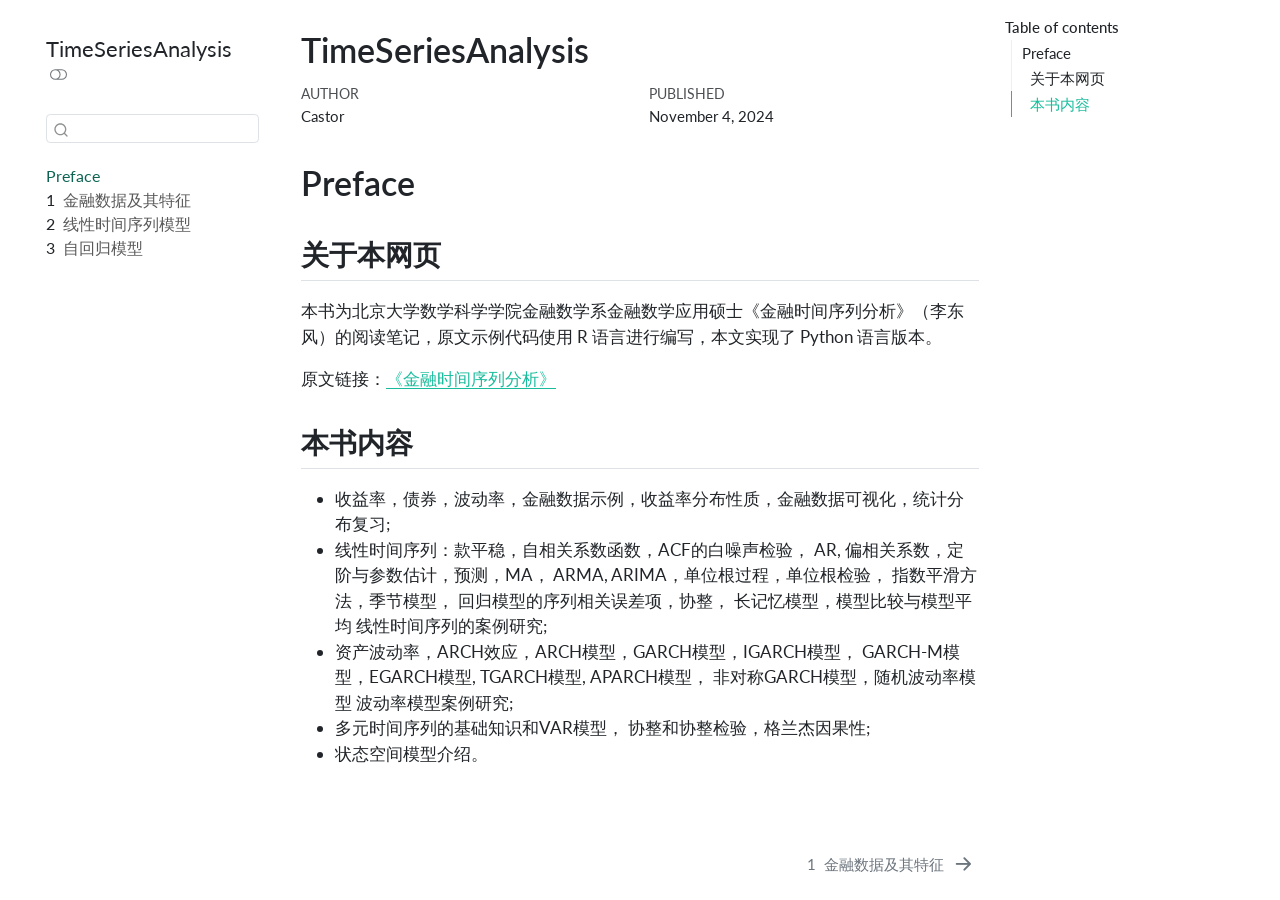
<file: index.html>
<!DOCTYPE html>
<html xmlns="http://www.w3.org/1999/xhtml" lang="en" xml:lang="en"><head>

<meta charset="utf-8">
<meta name="generator" content="quarto-1.5.57">

<meta name="viewport" content="width=device-width, initial-scale=1.0, user-scalable=yes">

<meta name="author" content="Castor">
<meta name="dcterms.date" content="2024-11-04">

<title>TimeSeriesAnalysis</title>
<style>
code{white-space: pre-wrap;}
span.smallcaps{font-variant: small-caps;}
div.columns{display: flex; gap: min(4vw, 1.5em);}
div.column{flex: auto; overflow-x: auto;}
div.hanging-indent{margin-left: 1.5em; text-indent: -1.5em;}
ul.task-list{list-style: none;}
ul.task-list li input[type="checkbox"] {
  width: 0.8em;
  margin: 0 0.8em 0.2em -1em; /* quarto-specific, see https://github.com/quarto-dev/quarto-cli/issues/4556 */ 
  vertical-align: middle;
}
</style>


<script src="site_libs/quarto-nav/quarto-nav.js"></script>
<script src="site_libs/quarto-nav/headroom.min.js"></script>
<script src="site_libs/clipboard/clipboard.min.js"></script>
<script src="site_libs/quarto-search/autocomplete.umd.js"></script>
<script src="site_libs/quarto-search/fuse.min.js"></script>
<script src="site_libs/quarto-search/quarto-search.js"></script>
<meta name="quarto:offset" content="./">
<link href="./Ch1/1-金融数据及其特征.html" rel="next">
<script src="site_libs/quarto-html/quarto.js"></script>
<script src="site_libs/quarto-html/popper.min.js"></script>
<script src="site_libs/quarto-html/tippy.umd.min.js"></script>
<script src="site_libs/quarto-html/anchor.min.js"></script>
<link href="site_libs/quarto-html/tippy.css" rel="stylesheet">
<link href="site_libs/quarto-html/quarto-syntax-highlighting.css" rel="stylesheet" class="quarto-color-scheme" id="quarto-text-highlighting-styles">
<link href="site_libs/quarto-html/quarto-syntax-highlighting-dark.css" rel="prefetch" class="quarto-color-scheme quarto-color-alternate" id="quarto-text-highlighting-styles">
<script src="site_libs/bootstrap/bootstrap.min.js"></script>
<link href="site_libs/bootstrap/bootstrap-icons.css" rel="stylesheet">
<link href="site_libs/bootstrap/bootstrap.min.css" rel="stylesheet" class="quarto-color-scheme" id="quarto-bootstrap" data-mode="light">
<link href="site_libs/bootstrap/bootstrap-dark.min.css" rel="prefetch" class="quarto-color-scheme quarto-color-alternate" id="quarto-bootstrap" data-mode="dark">
<script id="quarto-search-options" type="application/json">{
  "location": "sidebar",
  "copy-button": false,
  "collapse-after": 3,
  "panel-placement": "start",
  "type": "textbox",
  "limit": 50,
  "keyboard-shortcut": [
    "f",
    "/",
    "s"
  ],
  "show-item-context": false,
  "language": {
    "search-no-results-text": "No results",
    "search-matching-documents-text": "matching documents",
    "search-copy-link-title": "Copy link to search",
    "search-hide-matches-text": "Hide additional matches",
    "search-more-match-text": "more match in this document",
    "search-more-matches-text": "more matches in this document",
    "search-clear-button-title": "Clear",
    "search-text-placeholder": "",
    "search-detached-cancel-button-title": "Cancel",
    "search-submit-button-title": "Submit",
    "search-label": "Search"
  }
}</script>


</head>

<body class="nav-sidebar floating">

<div id="quarto-search-results"></div>
  <header id="quarto-header" class="headroom fixed-top">
  <nav class="quarto-secondary-nav">
    <div class="container-fluid d-flex">
      <button type="button" class="quarto-btn-toggle btn" data-bs-toggle="collapse" role="button" data-bs-target=".quarto-sidebar-collapse-item" aria-controls="quarto-sidebar" aria-expanded="false" aria-label="Toggle sidebar navigation" onclick="if (window.quartoToggleHeadroom) { window.quartoToggleHeadroom(); }">
        <i class="bi bi-layout-text-sidebar-reverse"></i>
      </button>
        <nav class="quarto-page-breadcrumbs" aria-label="breadcrumb"><ol class="breadcrumb"><li class="breadcrumb-item"><a href="./index.html">Preface</a></li></ol></nav>
        <a class="flex-grow-1" role="navigation" data-bs-toggle="collapse" data-bs-target=".quarto-sidebar-collapse-item" aria-controls="quarto-sidebar" aria-expanded="false" aria-label="Toggle sidebar navigation" onclick="if (window.quartoToggleHeadroom) { window.quartoToggleHeadroom(); }">      
        </a>
      <button type="button" class="btn quarto-search-button" aria-label="Search" onclick="window.quartoOpenSearch();">
        <i class="bi bi-search"></i>
      </button>
    </div>
  </nav>
</header>
<!-- content -->
<div id="quarto-content" class="quarto-container page-columns page-rows-contents page-layout-article">
<!-- sidebar -->
  <nav id="quarto-sidebar" class="sidebar collapse collapse-horizontal quarto-sidebar-collapse-item sidebar-navigation floating overflow-auto">
    <div class="pt-lg-2 mt-2 text-left sidebar-header">
    <div class="sidebar-title mb-0 py-0">
      <a href="./">TimeSeriesAnalysis</a> 
        <div class="sidebar-tools-main">
  <a href="" class="quarto-color-scheme-toggle quarto-navigation-tool  px-1" onclick="window.quartoToggleColorScheme(); return false;" title="Toggle dark mode"><i class="bi"></i></a>
</div>
    </div>
      </div>
        <div class="mt-2 flex-shrink-0 align-items-center">
        <div class="sidebar-search">
        <div id="quarto-search" class="" title="Search"></div>
        </div>
        </div>
    <div class="sidebar-menu-container"> 
    <ul class="list-unstyled mt-1">
        <li class="sidebar-item">
  <div class="sidebar-item-container"> 
  <a href="./index.html" class="sidebar-item-text sidebar-link active">
 <span class="menu-text">Preface</span></a>
  </div>
</li>
        <li class="sidebar-item">
  <div class="sidebar-item-container"> 
  <a href="./Ch1/1-金融数据及其特征.html" class="sidebar-item-text sidebar-link">
 <span class="menu-text"><span class="chapter-number">1</span>&nbsp; <span class="chapter-title">金融数据及其特征</span></span></a>
  </div>
</li>
        <li class="sidebar-item">
  <div class="sidebar-item-container"> 
  <a href="./Ch2/2-线性时间序列模型.html" class="sidebar-item-text sidebar-link">
 <span class="menu-text"><span class="chapter-number">2</span>&nbsp; <span class="chapter-title">线性时间序列模型</span></span></a>
  </div>
</li>
        <li class="sidebar-item">
  <div class="sidebar-item-container"> 
  <a href="./Ch3/3-自回归模型.html" class="sidebar-item-text sidebar-link">
 <span class="menu-text"><span class="chapter-number">3</span>&nbsp; <span class="chapter-title">自回归模型</span></span></a>
  </div>
</li>
    </ul>
    </div>
</nav>
<div id="quarto-sidebar-glass" class="quarto-sidebar-collapse-item" data-bs-toggle="collapse" data-bs-target=".quarto-sidebar-collapse-item"></div>
<!-- margin-sidebar -->
    <div id="quarto-margin-sidebar" class="sidebar margin-sidebar">
        <nav id="TOC" role="doc-toc" class="toc-active">
    <h2 id="toc-title">Table of contents</h2>
   
  <ul>
  <li><a href="#preface" id="toc-preface" class="nav-link active" data-scroll-target="#preface">Preface</a>
  <ul class="collapse">
  <li><a href="#关于本网页" id="toc-关于本网页" class="nav-link" data-scroll-target="#关于本网页">关于本网页</a></li>
  <li><a href="#本书内容" id="toc-本书内容" class="nav-link" data-scroll-target="#本书内容">本书内容</a></li>
  </ul></li>
  </ul>
</nav>
    </div>
<!-- main -->
<main class="content" id="quarto-document-content">

<header id="title-block-header" class="quarto-title-block default">
<div class="quarto-title">
<h1 class="title">TimeSeriesAnalysis</h1>
</div>



<div class="quarto-title-meta">

    <div>
    <div class="quarto-title-meta-heading">Author</div>
    <div class="quarto-title-meta-contents">
             <p>Castor </p>
          </div>
  </div>
    
    <div>
    <div class="quarto-title-meta-heading">Published</div>
    <div class="quarto-title-meta-contents">
      <p class="date">November 4, 2024</p>
    </div>
  </div>
  
    
  </div>
  


</header>


<section id="preface" class="level1 unnumbered">
<h1 class="unnumbered">Preface</h1>
<section id="关于本网页" class="level2">
<h2 class="anchored" data-anchor-id="关于本网页">关于本网页</h2>
<p>本书为北京大学数学科学学院金融数学系金融数学应用硕士《金融时间序列分析》（李东风）的阅读笔记，原文示例代码使用 R 语言进行编写，本文实现了 Python 语言版本。</p>
<p>原文链接：<a href="https://www.math.pku.edu.cn/teachers/lidf/course/fts/ftsnotes/html/_ftsnotes/rsoft.html">《金融时间序列分析》</a></p>
</section>
<section id="本书内容" class="level2">
<h2 class="anchored" data-anchor-id="本书内容">本书内容</h2>
<!-- -   R软件的时间序列相关的功能介绍, Rmd格式介绍; -->
<ul>
<li>收益率，债券，波动率，金融数据示例，收益率分布性质，金融数据可视化，统计分布复习;</li>
<li>线性时间序列：款平稳，自相关系数函数，ACF的白噪声检验， AR, 偏相关系数，定阶与参数估计，预测，MA， ARMA, ARIMA，单位根过程，单位根检验， 指数平滑方法，季节模型， 回归模型的序列相关误差项，协整， 长记忆模型，模型比较与模型平均 线性时间序列的案例研究;</li>
<li>资产波动率，ARCH效应，ARCH模型，GARCH模型，IGARCH模型， GARCH-M模型，EGARCH模型, TGARCH模型, APARCH模型， 非对称GARCH模型，随机波动率模型 波动率模型案例研究;</li>
<li>多元时间序列的基础知识和VAR模型， 协整和协整检验，格兰杰因果性;</li>
<li>状态空间模型介绍。</li>
</ul>


</section>
</section>

</main> <!-- /main -->
<script id="quarto-html-after-body" type="application/javascript">
window.document.addEventListener("DOMContentLoaded", function (event) {
  const toggleBodyColorMode = (bsSheetEl) => {
    const mode = bsSheetEl.getAttribute("data-mode");
    const bodyEl = window.document.querySelector("body");
    if (mode === "dark") {
      bodyEl.classList.add("quarto-dark");
      bodyEl.classList.remove("quarto-light");
    } else {
      bodyEl.classList.add("quarto-light");
      bodyEl.classList.remove("quarto-dark");
    }
  }
  const toggleBodyColorPrimary = () => {
    const bsSheetEl = window.document.querySelector("link#quarto-bootstrap");
    if (bsSheetEl) {
      toggleBodyColorMode(bsSheetEl);
    }
  }
  toggleBodyColorPrimary();  
  const disableStylesheet = (stylesheets) => {
    for (let i=0; i < stylesheets.length; i++) {
      const stylesheet = stylesheets[i];
      stylesheet.rel = 'prefetch';
    }
  }
  const enableStylesheet = (stylesheets) => {
    for (let i=0; i < stylesheets.length; i++) {
      const stylesheet = stylesheets[i];
      stylesheet.rel = 'stylesheet';
    }
  }
  const manageTransitions = (selector, allowTransitions) => {
    const els = window.document.querySelectorAll(selector);
    for (let i=0; i < els.length; i++) {
      const el = els[i];
      if (allowTransitions) {
        el.classList.remove('notransition');
      } else {
        el.classList.add('notransition');
      }
    }
  }
  const toggleGiscusIfUsed = (isAlternate, darkModeDefault) => {
    const baseTheme = document.querySelector('#giscus-base-theme')?.value ?? 'light';
    const alternateTheme = document.querySelector('#giscus-alt-theme')?.value ?? 'dark';
    let newTheme = '';
    if(darkModeDefault) {
      newTheme = isAlternate ? baseTheme : alternateTheme;
    } else {
      newTheme = isAlternate ? alternateTheme : baseTheme;
    }
    const changeGiscusTheme = () => {
      // From: https://github.com/giscus/giscus/issues/336
      const sendMessage = (message) => {
        const iframe = document.querySelector('iframe.giscus-frame');
        if (!iframe) return;
        iframe.contentWindow.postMessage({ giscus: message }, 'https://giscus.app');
      }
      sendMessage({
        setConfig: {
          theme: newTheme
        }
      });
    }
    const isGiscussLoaded = window.document.querySelector('iframe.giscus-frame') !== null;
    if (isGiscussLoaded) {
      changeGiscusTheme();
    }
  }
  const toggleColorMode = (alternate) => {
    // Switch the stylesheets
    const alternateStylesheets = window.document.querySelectorAll('link.quarto-color-scheme.quarto-color-alternate');
    manageTransitions('#quarto-margin-sidebar .nav-link', false);
    if (alternate) {
      enableStylesheet(alternateStylesheets);
      for (const sheetNode of alternateStylesheets) {
        if (sheetNode.id === "quarto-bootstrap") {
          toggleBodyColorMode(sheetNode);
        }
      }
    } else {
      disableStylesheet(alternateStylesheets);
      toggleBodyColorPrimary();
    }
    manageTransitions('#quarto-margin-sidebar .nav-link', true);
    // Switch the toggles
    const toggles = window.document.querySelectorAll('.quarto-color-scheme-toggle');
    for (let i=0; i < toggles.length; i++) {
      const toggle = toggles[i];
      if (toggle) {
        if (alternate) {
          toggle.classList.add("alternate");     
        } else {
          toggle.classList.remove("alternate");
        }
      }
    }
    // Hack to workaround the fact that safari doesn't
    // properly recolor the scrollbar when toggling (#1455)
    if (navigator.userAgent.indexOf('Safari') > 0 && navigator.userAgent.indexOf('Chrome') == -1) {
      manageTransitions("body", false);
      window.scrollTo(0, 1);
      setTimeout(() => {
        window.scrollTo(0, 0);
        manageTransitions("body", true);
      }, 40);  
    }
  }
  const isFileUrl = () => { 
    return window.location.protocol === 'file:';
  }
  const hasAlternateSentinel = () => {  
    let styleSentinel = getColorSchemeSentinel();
    if (styleSentinel !== null) {
      return styleSentinel === "alternate";
    } else {
      return false;
    }
  }
  const setStyleSentinel = (alternate) => {
    const value = alternate ? "alternate" : "default";
    if (!isFileUrl()) {
      window.localStorage.setItem("quarto-color-scheme", value);
    } else {
      localAlternateSentinel = value;
    }
  }
  const getColorSchemeSentinel = () => {
    if (!isFileUrl()) {
      const storageValue = window.localStorage.getItem("quarto-color-scheme");
      return storageValue != null ? storageValue : localAlternateSentinel;
    } else {
      return localAlternateSentinel;
    }
  }
  const darkModeDefault = false;
  let localAlternateSentinel = darkModeDefault ? 'alternate' : 'default';
  // Dark / light mode switch
  window.quartoToggleColorScheme = () => {
    // Read the current dark / light value 
    let toAlternate = !hasAlternateSentinel();
    toggleColorMode(toAlternate);
    setStyleSentinel(toAlternate);
    toggleGiscusIfUsed(toAlternate, darkModeDefault);
  };
  // Ensure there is a toggle, if there isn't float one in the top right
  if (window.document.querySelector('.quarto-color-scheme-toggle') === null) {
    const a = window.document.createElement('a');
    a.classList.add('top-right');
    a.classList.add('quarto-color-scheme-toggle');
    a.href = "";
    a.onclick = function() { try { window.quartoToggleColorScheme(); } catch {} return false; };
    const i = window.document.createElement("i");
    i.classList.add('bi');
    a.appendChild(i);
    window.document.body.appendChild(a);
  }
  // Switch to dark mode if need be
  if (hasAlternateSentinel()) {
    toggleColorMode(true);
  } else {
    toggleColorMode(false);
  }
  const icon = "";
  const anchorJS = new window.AnchorJS();
  anchorJS.options = {
    placement: 'right',
    icon: icon
  };
  anchorJS.add('.anchored');
  const isCodeAnnotation = (el) => {
    for (const clz of el.classList) {
      if (clz.startsWith('code-annotation-')) {                     
        return true;
      }
    }
    return false;
  }
  const onCopySuccess = function(e) {
    // button target
    const button = e.trigger;
    // don't keep focus
    button.blur();
    // flash "checked"
    button.classList.add('code-copy-button-checked');
    var currentTitle = button.getAttribute("title");
    button.setAttribute("title", "Copied!");
    let tooltip;
    if (window.bootstrap) {
      button.setAttribute("data-bs-toggle", "tooltip");
      button.setAttribute("data-bs-placement", "left");
      button.setAttribute("data-bs-title", "Copied!");
      tooltip = new bootstrap.Tooltip(button, 
        { trigger: "manual", 
          customClass: "code-copy-button-tooltip",
          offset: [0, -8]});
      tooltip.show();    
    }
    setTimeout(function() {
      if (tooltip) {
        tooltip.hide();
        button.removeAttribute("data-bs-title");
        button.removeAttribute("data-bs-toggle");
        button.removeAttribute("data-bs-placement");
      }
      button.setAttribute("title", currentTitle);
      button.classList.remove('code-copy-button-checked');
    }, 1000);
    // clear code selection
    e.clearSelection();
  }
  const getTextToCopy = function(trigger) {
      const codeEl = trigger.previousElementSibling.cloneNode(true);
      for (const childEl of codeEl.children) {
        if (isCodeAnnotation(childEl)) {
          childEl.remove();
        }
      }
      return codeEl.innerText;
  }
  const clipboard = new window.ClipboardJS('.code-copy-button:not([data-in-quarto-modal])', {
    text: getTextToCopy
  });
  clipboard.on('success', onCopySuccess);
  if (window.document.getElementById('quarto-embedded-source-code-modal')) {
    // For code content inside modals, clipBoardJS needs to be initialized with a container option
    // TODO: Check when it could be a function (https://github.com/zenorocha/clipboard.js/issues/860)
    const clipboardModal = new window.ClipboardJS('.code-copy-button[data-in-quarto-modal]', {
      text: getTextToCopy,
      container: window.document.getElementById('quarto-embedded-source-code-modal')
    });
    clipboardModal.on('success', onCopySuccess);
  }
    var localhostRegex = new RegExp(/^(?:http|https):\/\/localhost\:?[0-9]*\//);
    var mailtoRegex = new RegExp(/^mailto:/);
      var filterRegex = new RegExp('/' + window.location.host + '/');
    var isInternal = (href) => {
        return filterRegex.test(href) || localhostRegex.test(href) || mailtoRegex.test(href);
    }
    // Inspect non-navigation links and adorn them if external
 	var links = window.document.querySelectorAll('a[href]:not(.nav-link):not(.navbar-brand):not(.toc-action):not(.sidebar-link):not(.sidebar-item-toggle):not(.pagination-link):not(.no-external):not([aria-hidden]):not(.dropdown-item):not(.quarto-navigation-tool):not(.about-link)');
    for (var i=0; i<links.length; i++) {
      const link = links[i];
      if (!isInternal(link.href)) {
        // undo the damage that might have been done by quarto-nav.js in the case of
        // links that we want to consider external
        if (link.dataset.originalHref !== undefined) {
          link.href = link.dataset.originalHref;
        }
      }
    }
  function tippyHover(el, contentFn, onTriggerFn, onUntriggerFn) {
    const config = {
      allowHTML: true,
      maxWidth: 500,
      delay: 100,
      arrow: false,
      appendTo: function(el) {
          return el.parentElement;
      },
      interactive: true,
      interactiveBorder: 10,
      theme: 'quarto',
      placement: 'bottom-start',
    };
    if (contentFn) {
      config.content = contentFn;
    }
    if (onTriggerFn) {
      config.onTrigger = onTriggerFn;
    }
    if (onUntriggerFn) {
      config.onUntrigger = onUntriggerFn;
    }
    window.tippy(el, config); 
  }
  const noterefs = window.document.querySelectorAll('a[role="doc-noteref"]');
  for (var i=0; i<noterefs.length; i++) {
    const ref = noterefs[i];
    tippyHover(ref, function() {
      // use id or data attribute instead here
      let href = ref.getAttribute('data-footnote-href') || ref.getAttribute('href');
      try { href = new URL(href).hash; } catch {}
      const id = href.replace(/^#\/?/, "");
      const note = window.document.getElementById(id);
      if (note) {
        return note.innerHTML;
      } else {
        return "";
      }
    });
  }
  const xrefs = window.document.querySelectorAll('a.quarto-xref');
  const processXRef = (id, note) => {
    // Strip column container classes
    const stripColumnClz = (el) => {
      el.classList.remove("page-full", "page-columns");
      if (el.children) {
        for (const child of el.children) {
          stripColumnClz(child);
        }
      }
    }
    stripColumnClz(note)
    if (id === null || id.startsWith('sec-')) {
      // Special case sections, only their first couple elements
      const container = document.createElement("div");
      if (note.children && note.children.length > 2) {
        container.appendChild(note.children[0].cloneNode(true));
        for (let i = 1; i < note.children.length; i++) {
          const child = note.children[i];
          if (child.tagName === "P" && child.innerText === "") {
            continue;
          } else {
            container.appendChild(child.cloneNode(true));
            break;
          }
        }
        if (window.Quarto?.typesetMath) {
          window.Quarto.typesetMath(container);
        }
        return container.innerHTML
      } else {
        if (window.Quarto?.typesetMath) {
          window.Quarto.typesetMath(note);
        }
        return note.innerHTML;
      }
    } else {
      // Remove any anchor links if they are present
      const anchorLink = note.querySelector('a.anchorjs-link');
      if (anchorLink) {
        anchorLink.remove();
      }
      if (window.Quarto?.typesetMath) {
        window.Quarto.typesetMath(note);
      }
      // TODO in 1.5, we should make sure this works without a callout special case
      if (note.classList.contains("callout")) {
        return note.outerHTML;
      } else {
        return note.innerHTML;
      }
    }
  }
  for (var i=0; i<xrefs.length; i++) {
    const xref = xrefs[i];
    tippyHover(xref, undefined, function(instance) {
      instance.disable();
      let url = xref.getAttribute('href');
      let hash = undefined; 
      if (url.startsWith('#')) {
        hash = url;
      } else {
        try { hash = new URL(url).hash; } catch {}
      }
      if (hash) {
        const id = hash.replace(/^#\/?/, "");
        const note = window.document.getElementById(id);
        if (note !== null) {
          try {
            const html = processXRef(id, note.cloneNode(true));
            instance.setContent(html);
          } finally {
            instance.enable();
            instance.show();
          }
        } else {
          // See if we can fetch this
          fetch(url.split('#')[0])
          .then(res => res.text())
          .then(html => {
            const parser = new DOMParser();
            const htmlDoc = parser.parseFromString(html, "text/html");
            const note = htmlDoc.getElementById(id);
            if (note !== null) {
              const html = processXRef(id, note);
              instance.setContent(html);
            } 
          }).finally(() => {
            instance.enable();
            instance.show();
          });
        }
      } else {
        // See if we can fetch a full url (with no hash to target)
        // This is a special case and we should probably do some content thinning / targeting
        fetch(url)
        .then(res => res.text())
        .then(html => {
          const parser = new DOMParser();
          const htmlDoc = parser.parseFromString(html, "text/html");
          const note = htmlDoc.querySelector('main.content');
          if (note !== null) {
            // This should only happen for chapter cross references
            // (since there is no id in the URL)
            // remove the first header
            if (note.children.length > 0 && note.children[0].tagName === "HEADER") {
              note.children[0].remove();
            }
            const html = processXRef(null, note);
            instance.setContent(html);
          } 
        }).finally(() => {
          instance.enable();
          instance.show();
        });
      }
    }, function(instance) {
    });
  }
      let selectedAnnoteEl;
      const selectorForAnnotation = ( cell, annotation) => {
        let cellAttr = 'data-code-cell="' + cell + '"';
        let lineAttr = 'data-code-annotation="' +  annotation + '"';
        const selector = 'span[' + cellAttr + '][' + lineAttr + ']';
        return selector;
      }
      const selectCodeLines = (annoteEl) => {
        const doc = window.document;
        const targetCell = annoteEl.getAttribute("data-target-cell");
        const targetAnnotation = annoteEl.getAttribute("data-target-annotation");
        const annoteSpan = window.document.querySelector(selectorForAnnotation(targetCell, targetAnnotation));
        const lines = annoteSpan.getAttribute("data-code-lines").split(",");
        const lineIds = lines.map((line) => {
          return targetCell + "-" + line;
        })
        let top = null;
        let height = null;
        let parent = null;
        if (lineIds.length > 0) {
            //compute the position of the single el (top and bottom and make a div)
            const el = window.document.getElementById(lineIds[0]);
            top = el.offsetTop;
            height = el.offsetHeight;
            parent = el.parentElement.parentElement;
          if (lineIds.length > 1) {
            const lastEl = window.document.getElementById(lineIds[lineIds.length - 1]);
            const bottom = lastEl.offsetTop + lastEl.offsetHeight;
            height = bottom - top;
          }
          if (top !== null && height !== null && parent !== null) {
            // cook up a div (if necessary) and position it 
            let div = window.document.getElementById("code-annotation-line-highlight");
            if (div === null) {
              div = window.document.createElement("div");
              div.setAttribute("id", "code-annotation-line-highlight");
              div.style.position = 'absolute';
              parent.appendChild(div);
            }
            div.style.top = top - 2 + "px";
            div.style.height = height + 4 + "px";
            div.style.left = 0;
            let gutterDiv = window.document.getElementById("code-annotation-line-highlight-gutter");
            if (gutterDiv === null) {
              gutterDiv = window.document.createElement("div");
              gutterDiv.setAttribute("id", "code-annotation-line-highlight-gutter");
              gutterDiv.style.position = 'absolute';
              const codeCell = window.document.getElementById(targetCell);
              const gutter = codeCell.querySelector('.code-annotation-gutter');
              gutter.appendChild(gutterDiv);
            }
            gutterDiv.style.top = top - 2 + "px";
            gutterDiv.style.height = height + 4 + "px";
          }
          selectedAnnoteEl = annoteEl;
        }
      };
      const unselectCodeLines = () => {
        const elementsIds = ["code-annotation-line-highlight", "code-annotation-line-highlight-gutter"];
        elementsIds.forEach((elId) => {
          const div = window.document.getElementById(elId);
          if (div) {
            div.remove();
          }
        });
        selectedAnnoteEl = undefined;
      };
        // Handle positioning of the toggle
    window.addEventListener(
      "resize",
      throttle(() => {
        elRect = undefined;
        if (selectedAnnoteEl) {
          selectCodeLines(selectedAnnoteEl);
        }
      }, 10)
    );
    function throttle(fn, ms) {
    let throttle = false;
    let timer;
      return (...args) => {
        if(!throttle) { // first call gets through
            fn.apply(this, args);
            throttle = true;
        } else { // all the others get throttled
            if(timer) clearTimeout(timer); // cancel #2
            timer = setTimeout(() => {
              fn.apply(this, args);
              timer = throttle = false;
            }, ms);
        }
      };
    }
      // Attach click handler to the DT
      const annoteDls = window.document.querySelectorAll('dt[data-target-cell]');
      for (const annoteDlNode of annoteDls) {
        annoteDlNode.addEventListener('click', (event) => {
          const clickedEl = event.target;
          if (clickedEl !== selectedAnnoteEl) {
            unselectCodeLines();
            const activeEl = window.document.querySelector('dt[data-target-cell].code-annotation-active');
            if (activeEl) {
              activeEl.classList.remove('code-annotation-active');
            }
            selectCodeLines(clickedEl);
            clickedEl.classList.add('code-annotation-active');
          } else {
            // Unselect the line
            unselectCodeLines();
            clickedEl.classList.remove('code-annotation-active');
          }
        });
      }
  const findCites = (el) => {
    const parentEl = el.parentElement;
    if (parentEl) {
      const cites = parentEl.dataset.cites;
      if (cites) {
        return {
          el,
          cites: cites.split(' ')
        };
      } else {
        return findCites(el.parentElement)
      }
    } else {
      return undefined;
    }
  };
  var bibliorefs = window.document.querySelectorAll('a[role="doc-biblioref"]');
  for (var i=0; i<bibliorefs.length; i++) {
    const ref = bibliorefs[i];
    const citeInfo = findCites(ref);
    if (citeInfo) {
      tippyHover(citeInfo.el, function() {
        var popup = window.document.createElement('div');
        citeInfo.cites.forEach(function(cite) {
          var citeDiv = window.document.createElement('div');
          citeDiv.classList.add('hanging-indent');
          citeDiv.classList.add('csl-entry');
          var biblioDiv = window.document.getElementById('ref-' + cite);
          if (biblioDiv) {
            citeDiv.innerHTML = biblioDiv.innerHTML;
          }
          popup.appendChild(citeDiv);
        });
        return popup.innerHTML;
      });
    }
  }
});
</script>
<nav class="page-navigation">
  <div class="nav-page nav-page-previous">
  </div>
  <div class="nav-page nav-page-next">
      <a href="./Ch1/1-金融数据及其特征.html" class="pagination-link" aria-label="金融数据及其特征">
        <span class="nav-page-text"><span class="chapter-number">1</span>&nbsp; <span class="chapter-title">金融数据及其特征</span></span> <i class="bi bi-arrow-right-short"></i>
      </a>
  </div>
</nav>
</div> <!-- /content -->




</body></html>
</file>
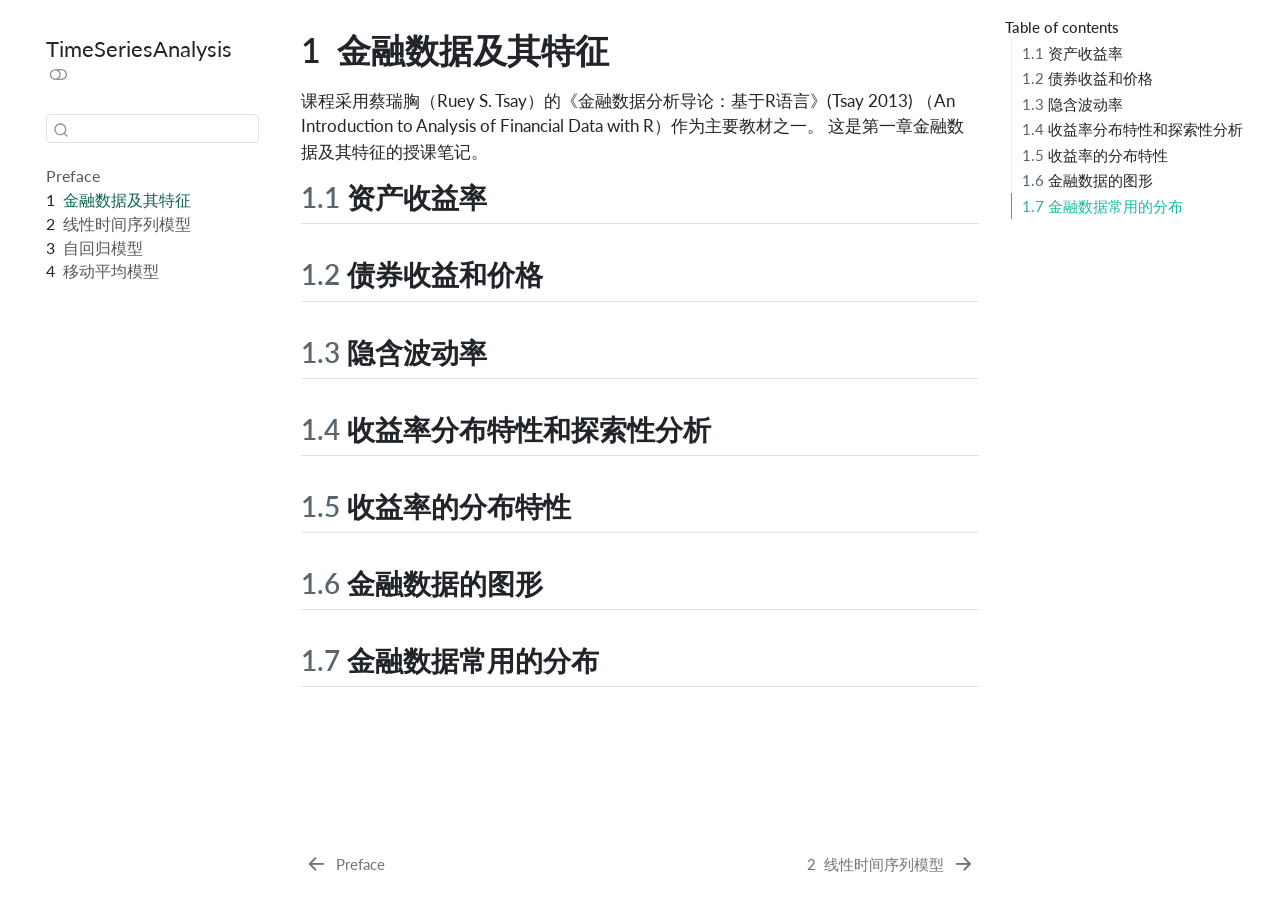
<file: Ch1/1-金融数据及其特征.html>
<!DOCTYPE html>
<html xmlns="http://www.w3.org/1999/xhtml" lang="en" xml:lang="en"><head>

<meta charset="utf-8">
<meta name="generator" content="quarto-1.5.57">

<meta name="viewport" content="width=device-width, initial-scale=1.0, user-scalable=yes">


<title>1&nbsp; 金融数据及其特征 – TimeSeriesAnalysis</title>
<style>
code{white-space: pre-wrap;}
span.smallcaps{font-variant: small-caps;}
div.columns{display: flex; gap: min(4vw, 1.5em);}
div.column{flex: auto; overflow-x: auto;}
div.hanging-indent{margin-left: 1.5em; text-indent: -1.5em;}
ul.task-list{list-style: none;}
ul.task-list li input[type="checkbox"] {
  width: 0.8em;
  margin: 0 0.8em 0.2em -1em; /* quarto-specific, see https://github.com/quarto-dev/quarto-cli/issues/4556 */ 
  vertical-align: middle;
}
</style>


<script src="../site_libs/quarto-nav/quarto-nav.js"></script>
<script src="../site_libs/quarto-nav/headroom.min.js"></script>
<script src="../site_libs/clipboard/clipboard.min.js"></script>
<script src="../site_libs/quarto-search/autocomplete.umd.js"></script>
<script src="../site_libs/quarto-search/fuse.min.js"></script>
<script src="../site_libs/quarto-search/quarto-search.js"></script>
<meta name="quarto:offset" content="../">
<link href="../Ch2/2-线性时间序列模型.html" rel="next">
<link href="../index.html" rel="prev">
<script src="../site_libs/quarto-html/quarto.js"></script>
<script src="../site_libs/quarto-html/popper.min.js"></script>
<script src="../site_libs/quarto-html/tippy.umd.min.js"></script>
<script src="../site_libs/quarto-html/anchor.min.js"></script>
<link href="../site_libs/quarto-html/tippy.css" rel="stylesheet">
<link href="../site_libs/quarto-html/quarto-syntax-highlighting.css" rel="stylesheet" class="quarto-color-scheme" id="quarto-text-highlighting-styles">
<link href="../site_libs/quarto-html/quarto-syntax-highlighting-dark.css" rel="prefetch" class="quarto-color-scheme quarto-color-alternate" id="quarto-text-highlighting-styles">
<script src="../site_libs/bootstrap/bootstrap.min.js"></script>
<link href="../site_libs/bootstrap/bootstrap-icons.css" rel="stylesheet">
<link href="../site_libs/bootstrap/bootstrap.min.css" rel="stylesheet" class="quarto-color-scheme" id="quarto-bootstrap" data-mode="light">
<link href="../site_libs/bootstrap/bootstrap-dark.min.css" rel="prefetch" class="quarto-color-scheme quarto-color-alternate" id="quarto-bootstrap" data-mode="dark">
<script id="quarto-search-options" type="application/json">{
  "location": "sidebar",
  "copy-button": false,
  "collapse-after": 3,
  "panel-placement": "start",
  "type": "textbox",
  "limit": 50,
  "keyboard-shortcut": [
    "f",
    "/",
    "s"
  ],
  "show-item-context": false,
  "language": {
    "search-no-results-text": "No results",
    "search-matching-documents-text": "matching documents",
    "search-copy-link-title": "Copy link to search",
    "search-hide-matches-text": "Hide additional matches",
    "search-more-match-text": "more match in this document",
    "search-more-matches-text": "more matches in this document",
    "search-clear-button-title": "Clear",
    "search-text-placeholder": "",
    "search-detached-cancel-button-title": "Cancel",
    "search-submit-button-title": "Submit",
    "search-label": "Search"
  }
}</script>


</head>

<body class="nav-sidebar floating">

<div id="quarto-search-results"></div>
  <header id="quarto-header" class="headroom fixed-top">
  <nav class="quarto-secondary-nav">
    <div class="container-fluid d-flex">
      <button type="button" class="quarto-btn-toggle btn" data-bs-toggle="collapse" role="button" data-bs-target=".quarto-sidebar-collapse-item" aria-controls="quarto-sidebar" aria-expanded="false" aria-label="Toggle sidebar navigation" onclick="if (window.quartoToggleHeadroom) { window.quartoToggleHeadroom(); }">
        <i class="bi bi-layout-text-sidebar-reverse"></i>
      </button>
        <nav class="quarto-page-breadcrumbs" aria-label="breadcrumb"><ol class="breadcrumb"><li class="breadcrumb-item"><a href="../Ch1/1-金融数据及其特征.html"><span class="chapter-number">1</span>&nbsp; <span class="chapter-title">金融数据及其特征</span></a></li></ol></nav>
        <a class="flex-grow-1" role="navigation" data-bs-toggle="collapse" data-bs-target=".quarto-sidebar-collapse-item" aria-controls="quarto-sidebar" aria-expanded="false" aria-label="Toggle sidebar navigation" onclick="if (window.quartoToggleHeadroom) { window.quartoToggleHeadroom(); }">      
        </a>
      <button type="button" class="btn quarto-search-button" aria-label="Search" onclick="window.quartoOpenSearch();">
        <i class="bi bi-search"></i>
      </button>
    </div>
  </nav>
</header>
<!-- content -->
<div id="quarto-content" class="quarto-container page-columns page-rows-contents page-layout-article">
<!-- sidebar -->
  <nav id="quarto-sidebar" class="sidebar collapse collapse-horizontal quarto-sidebar-collapse-item sidebar-navigation floating overflow-auto">
    <div class="pt-lg-2 mt-2 text-left sidebar-header">
    <div class="sidebar-title mb-0 py-0">
      <a href="../">TimeSeriesAnalysis</a> 
        <div class="sidebar-tools-main">
  <a href="" class="quarto-color-scheme-toggle quarto-navigation-tool  px-1" onclick="window.quartoToggleColorScheme(); return false;" title="Toggle dark mode"><i class="bi"></i></a>
</div>
    </div>
      </div>
        <div class="mt-2 flex-shrink-0 align-items-center">
        <div class="sidebar-search">
        <div id="quarto-search" class="" title="Search"></div>
        </div>
        </div>
    <div class="sidebar-menu-container"> 
    <ul class="list-unstyled mt-1">
        <li class="sidebar-item">
  <div class="sidebar-item-container"> 
  <a href="../index.html" class="sidebar-item-text sidebar-link">
 <span class="menu-text">Preface</span></a>
  </div>
</li>
        <li class="sidebar-item">
  <div class="sidebar-item-container"> 
  <a href="../Ch1/1-金融数据及其特征.html" class="sidebar-item-text sidebar-link active">
 <span class="menu-text"><span class="chapter-number">1</span>&nbsp; <span class="chapter-title">金融数据及其特征</span></span></a>
  </div>
</li>
        <li class="sidebar-item">
  <div class="sidebar-item-container"> 
  <a href="../Ch2/2-线性时间序列模型.html" class="sidebar-item-text sidebar-link">
 <span class="menu-text"><span class="chapter-number">2</span>&nbsp; <span class="chapter-title">线性时间序列模型</span></span></a>
  </div>
</li>
        <li class="sidebar-item">
  <div class="sidebar-item-container"> 
  <a href="../Ch3/3-自回归模型.html" class="sidebar-item-text sidebar-link">
 <span class="menu-text"><span class="chapter-number">3</span>&nbsp; <span class="chapter-title">自回归模型</span></span></a>
  </div>
</li>
        <li class="sidebar-item">
  <div class="sidebar-item-container"> 
  <a href="../Ch4/4-移动平均模型.html" class="sidebar-item-text sidebar-link">
 <span class="menu-text"><span class="chapter-number">4</span>&nbsp; <span class="chapter-title">移动平均模型</span></span></a>
  </div>
</li>
    </ul>
    </div>
</nav>
<div id="quarto-sidebar-glass" class="quarto-sidebar-collapse-item" data-bs-toggle="collapse" data-bs-target=".quarto-sidebar-collapse-item"></div>
<!-- margin-sidebar -->
    <div id="quarto-margin-sidebar" class="sidebar margin-sidebar">
        <nav id="TOC" role="doc-toc" class="toc-active">
    <h2 id="toc-title">Table of contents</h2>
   
  <ul>
  <li><a href="#资产收益率" id="toc-资产收益率" class="nav-link active" data-scroll-target="#资产收益率"><span class="header-section-number">1.1</span> 资产收益率</a></li>
  <li><a href="#债券收益和价格" id="toc-债券收益和价格" class="nav-link" data-scroll-target="#债券收益和价格"><span class="header-section-number">1.2</span> 债券收益和价格</a></li>
  <li><a href="#隐含波动率" id="toc-隐含波动率" class="nav-link" data-scroll-target="#隐含波动率"><span class="header-section-number">1.3</span> 隐含波动率</a></li>
  <li><a href="#收益率分布特性和探索性分析" id="toc-收益率分布特性和探索性分析" class="nav-link" data-scroll-target="#收益率分布特性和探索性分析"><span class="header-section-number">1.4</span> 收益率分布特性和探索性分析</a></li>
  <li><a href="#收益率的分布特性" id="toc-收益率的分布特性" class="nav-link" data-scroll-target="#收益率的分布特性"><span class="header-section-number">1.5</span> 收益率的分布特性</a></li>
  <li><a href="#金融数据的图形" id="toc-金融数据的图形" class="nav-link" data-scroll-target="#金融数据的图形"><span class="header-section-number">1.6</span> 金融数据的图形</a></li>
  <li><a href="#金融数据常用的分布" id="toc-金融数据常用的分布" class="nav-link" data-scroll-target="#金融数据常用的分布"><span class="header-section-number">1.7</span> 金融数据常用的分布</a></li>
  </ul>
</nav>
    </div>
<!-- main -->
<main class="content" id="quarto-document-content">

<header id="title-block-header" class="quarto-title-block default">
<div class="quarto-title">
<h1 class="title"><span class="chapter-number">1</span>&nbsp; <span class="chapter-title">金融数据及其特征</span></h1>
</div>



<div class="quarto-title-meta">

    
  
    
  </div>
  


</header>


<p>课程采用蔡瑞胸（Ruey S. Tsay）的《金融数据分析导论：基于R语言》(Tsay 2013) （An Introduction to Analysis of Financial Data with R）作为主要教材之一。 这是第一章金融数据及其特征的授课笔记。</p>
<section id="资产收益率" class="level2" data-number="1.1">
<h2 data-number="1.1" class="anchored" data-anchor-id="资产收益率"><span class="header-section-number">1.1</span> 资产收益率</h2>
</section>
<section id="债券收益和价格" class="level2" data-number="1.2">
<h2 data-number="1.2" class="anchored" data-anchor-id="债券收益和价格"><span class="header-section-number">1.2</span> 债券收益和价格</h2>
</section>
<section id="隐含波动率" class="level2" data-number="1.3">
<h2 data-number="1.3" class="anchored" data-anchor-id="隐含波动率"><span class="header-section-number">1.3</span> 隐含波动率</h2>
</section>
<section id="收益率分布特性和探索性分析" class="level2" data-number="1.4">
<h2 data-number="1.4" class="anchored" data-anchor-id="收益率分布特性和探索性分析"><span class="header-section-number">1.4</span> 收益率分布特性和探索性分析</h2>
</section>
<section id="收益率的分布特性" class="level2" data-number="1.5">
<h2 data-number="1.5" class="anchored" data-anchor-id="收益率的分布特性"><span class="header-section-number">1.5</span> 收益率的分布特性</h2>
</section>
<section id="金融数据的图形" class="level2" data-number="1.6">
<h2 data-number="1.6" class="anchored" data-anchor-id="金融数据的图形"><span class="header-section-number">1.6</span> 金融数据的图形</h2>
</section>
<section id="金融数据常用的分布" class="level2" data-number="1.7">
<h2 data-number="1.7" class="anchored" data-anchor-id="金融数据常用的分布"><span class="header-section-number">1.7</span> 金融数据常用的分布</h2>


</section>

</main> <!-- /main -->
<script id="quarto-html-after-body" type="application/javascript">
window.document.addEventListener("DOMContentLoaded", function (event) {
  const toggleBodyColorMode = (bsSheetEl) => {
    const mode = bsSheetEl.getAttribute("data-mode");
    const bodyEl = window.document.querySelector("body");
    if (mode === "dark") {
      bodyEl.classList.add("quarto-dark");
      bodyEl.classList.remove("quarto-light");
    } else {
      bodyEl.classList.add("quarto-light");
      bodyEl.classList.remove("quarto-dark");
    }
  }
  const toggleBodyColorPrimary = () => {
    const bsSheetEl = window.document.querySelector("link#quarto-bootstrap");
    if (bsSheetEl) {
      toggleBodyColorMode(bsSheetEl);
    }
  }
  toggleBodyColorPrimary();  
  const disableStylesheet = (stylesheets) => {
    for (let i=0; i < stylesheets.length; i++) {
      const stylesheet = stylesheets[i];
      stylesheet.rel = 'prefetch';
    }
  }
  const enableStylesheet = (stylesheets) => {
    for (let i=0; i < stylesheets.length; i++) {
      const stylesheet = stylesheets[i];
      stylesheet.rel = 'stylesheet';
    }
  }
  const manageTransitions = (selector, allowTransitions) => {
    const els = window.document.querySelectorAll(selector);
    for (let i=0; i < els.length; i++) {
      const el = els[i];
      if (allowTransitions) {
        el.classList.remove('notransition');
      } else {
        el.classList.add('notransition');
      }
    }
  }
  const toggleGiscusIfUsed = (isAlternate, darkModeDefault) => {
    const baseTheme = document.querySelector('#giscus-base-theme')?.value ?? 'light';
    const alternateTheme = document.querySelector('#giscus-alt-theme')?.value ?? 'dark';
    let newTheme = '';
    if(darkModeDefault) {
      newTheme = isAlternate ? baseTheme : alternateTheme;
    } else {
      newTheme = isAlternate ? alternateTheme : baseTheme;
    }
    const changeGiscusTheme = () => {
      // From: https://github.com/giscus/giscus/issues/336
      const sendMessage = (message) => {
        const iframe = document.querySelector('iframe.giscus-frame');
        if (!iframe) return;
        iframe.contentWindow.postMessage({ giscus: message }, 'https://giscus.app');
      }
      sendMessage({
        setConfig: {
          theme: newTheme
        }
      });
    }
    const isGiscussLoaded = window.document.querySelector('iframe.giscus-frame') !== null;
    if (isGiscussLoaded) {
      changeGiscusTheme();
    }
  }
  const toggleColorMode = (alternate) => {
    // Switch the stylesheets
    const alternateStylesheets = window.document.querySelectorAll('link.quarto-color-scheme.quarto-color-alternate');
    manageTransitions('#quarto-margin-sidebar .nav-link', false);
    if (alternate) {
      enableStylesheet(alternateStylesheets);
      for (const sheetNode of alternateStylesheets) {
        if (sheetNode.id === "quarto-bootstrap") {
          toggleBodyColorMode(sheetNode);
        }
      }
    } else {
      disableStylesheet(alternateStylesheets);
      toggleBodyColorPrimary();
    }
    manageTransitions('#quarto-margin-sidebar .nav-link', true);
    // Switch the toggles
    const toggles = window.document.querySelectorAll('.quarto-color-scheme-toggle');
    for (let i=0; i < toggles.length; i++) {
      const toggle = toggles[i];
      if (toggle) {
        if (alternate) {
          toggle.classList.add("alternate");     
        } else {
          toggle.classList.remove("alternate");
        }
      }
    }
    // Hack to workaround the fact that safari doesn't
    // properly recolor the scrollbar when toggling (#1455)
    if (navigator.userAgent.indexOf('Safari') > 0 && navigator.userAgent.indexOf('Chrome') == -1) {
      manageTransitions("body", false);
      window.scrollTo(0, 1);
      setTimeout(() => {
        window.scrollTo(0, 0);
        manageTransitions("body", true);
      }, 40);  
    }
  }
  const isFileUrl = () => { 
    return window.location.protocol === 'file:';
  }
  const hasAlternateSentinel = () => {  
    let styleSentinel = getColorSchemeSentinel();
    if (styleSentinel !== null) {
      return styleSentinel === "alternate";
    } else {
      return false;
    }
  }
  const setStyleSentinel = (alternate) => {
    const value = alternate ? "alternate" : "default";
    if (!isFileUrl()) {
      window.localStorage.setItem("quarto-color-scheme", value);
    } else {
      localAlternateSentinel = value;
    }
  }
  const getColorSchemeSentinel = () => {
    if (!isFileUrl()) {
      const storageValue = window.localStorage.getItem("quarto-color-scheme");
      return storageValue != null ? storageValue : localAlternateSentinel;
    } else {
      return localAlternateSentinel;
    }
  }
  const darkModeDefault = false;
  let localAlternateSentinel = darkModeDefault ? 'alternate' : 'default';
  // Dark / light mode switch
  window.quartoToggleColorScheme = () => {
    // Read the current dark / light value 
    let toAlternate = !hasAlternateSentinel();
    toggleColorMode(toAlternate);
    setStyleSentinel(toAlternate);
    toggleGiscusIfUsed(toAlternate, darkModeDefault);
  };
  // Ensure there is a toggle, if there isn't float one in the top right
  if (window.document.querySelector('.quarto-color-scheme-toggle') === null) {
    const a = window.document.createElement('a');
    a.classList.add('top-right');
    a.classList.add('quarto-color-scheme-toggle');
    a.href = "";
    a.onclick = function() { try { window.quartoToggleColorScheme(); } catch {} return false; };
    const i = window.document.createElement("i");
    i.classList.add('bi');
    a.appendChild(i);
    window.document.body.appendChild(a);
  }
  // Switch to dark mode if need be
  if (hasAlternateSentinel()) {
    toggleColorMode(true);
  } else {
    toggleColorMode(false);
  }
  const icon = "";
  const anchorJS = new window.AnchorJS();
  anchorJS.options = {
    placement: 'right',
    icon: icon
  };
  anchorJS.add('.anchored');
  const isCodeAnnotation = (el) => {
    for (const clz of el.classList) {
      if (clz.startsWith('code-annotation-')) {                     
        return true;
      }
    }
    return false;
  }
  const onCopySuccess = function(e) {
    // button target
    const button = e.trigger;
    // don't keep focus
    button.blur();
    // flash "checked"
    button.classList.add('code-copy-button-checked');
    var currentTitle = button.getAttribute("title");
    button.setAttribute("title", "Copied!");
    let tooltip;
    if (window.bootstrap) {
      button.setAttribute("data-bs-toggle", "tooltip");
      button.setAttribute("data-bs-placement", "left");
      button.setAttribute("data-bs-title", "Copied!");
      tooltip = new bootstrap.Tooltip(button, 
        { trigger: "manual", 
          customClass: "code-copy-button-tooltip",
          offset: [0, -8]});
      tooltip.show();    
    }
    setTimeout(function() {
      if (tooltip) {
        tooltip.hide();
        button.removeAttribute("data-bs-title");
        button.removeAttribute("data-bs-toggle");
        button.removeAttribute("data-bs-placement");
      }
      button.setAttribute("title", currentTitle);
      button.classList.remove('code-copy-button-checked');
    }, 1000);
    // clear code selection
    e.clearSelection();
  }
  const getTextToCopy = function(trigger) {
      const codeEl = trigger.previousElementSibling.cloneNode(true);
      for (const childEl of codeEl.children) {
        if (isCodeAnnotation(childEl)) {
          childEl.remove();
        }
      }
      return codeEl.innerText;
  }
  const clipboard = new window.ClipboardJS('.code-copy-button:not([data-in-quarto-modal])', {
    text: getTextToCopy
  });
  clipboard.on('success', onCopySuccess);
  if (window.document.getElementById('quarto-embedded-source-code-modal')) {
    // For code content inside modals, clipBoardJS needs to be initialized with a container option
    // TODO: Check when it could be a function (https://github.com/zenorocha/clipboard.js/issues/860)
    const clipboardModal = new window.ClipboardJS('.code-copy-button[data-in-quarto-modal]', {
      text: getTextToCopy,
      container: window.document.getElementById('quarto-embedded-source-code-modal')
    });
    clipboardModal.on('success', onCopySuccess);
  }
    var localhostRegex = new RegExp(/^(?:http|https):\/\/localhost\:?[0-9]*\//);
    var mailtoRegex = new RegExp(/^mailto:/);
      var filterRegex = new RegExp('/' + window.location.host + '/');
    var isInternal = (href) => {
        return filterRegex.test(href) || localhostRegex.test(href) || mailtoRegex.test(href);
    }
    // Inspect non-navigation links and adorn them if external
 	var links = window.document.querySelectorAll('a[href]:not(.nav-link):not(.navbar-brand):not(.toc-action):not(.sidebar-link):not(.sidebar-item-toggle):not(.pagination-link):not(.no-external):not([aria-hidden]):not(.dropdown-item):not(.quarto-navigation-tool):not(.about-link)');
    for (var i=0; i<links.length; i++) {
      const link = links[i];
      if (!isInternal(link.href)) {
        // undo the damage that might have been done by quarto-nav.js in the case of
        // links that we want to consider external
        if (link.dataset.originalHref !== undefined) {
          link.href = link.dataset.originalHref;
        }
      }
    }
  function tippyHover(el, contentFn, onTriggerFn, onUntriggerFn) {
    const config = {
      allowHTML: true,
      maxWidth: 500,
      delay: 100,
      arrow: false,
      appendTo: function(el) {
          return el.parentElement;
      },
      interactive: true,
      interactiveBorder: 10,
      theme: 'quarto',
      placement: 'bottom-start',
    };
    if (contentFn) {
      config.content = contentFn;
    }
    if (onTriggerFn) {
      config.onTrigger = onTriggerFn;
    }
    if (onUntriggerFn) {
      config.onUntrigger = onUntriggerFn;
    }
    window.tippy(el, config); 
  }
  const noterefs = window.document.querySelectorAll('a[role="doc-noteref"]');
  for (var i=0; i<noterefs.length; i++) {
    const ref = noterefs[i];
    tippyHover(ref, function() {
      // use id or data attribute instead here
      let href = ref.getAttribute('data-footnote-href') || ref.getAttribute('href');
      try { href = new URL(href).hash; } catch {}
      const id = href.replace(/^#\/?/, "");
      const note = window.document.getElementById(id);
      if (note) {
        return note.innerHTML;
      } else {
        return "";
      }
    });
  }
  const xrefs = window.document.querySelectorAll('a.quarto-xref');
  const processXRef = (id, note) => {
    // Strip column container classes
    const stripColumnClz = (el) => {
      el.classList.remove("page-full", "page-columns");
      if (el.children) {
        for (const child of el.children) {
          stripColumnClz(child);
        }
      }
    }
    stripColumnClz(note)
    if (id === null || id.startsWith('sec-')) {
      // Special case sections, only their first couple elements
      const container = document.createElement("div");
      if (note.children && note.children.length > 2) {
        container.appendChild(note.children[0].cloneNode(true));
        for (let i = 1; i < note.children.length; i++) {
          const child = note.children[i];
          if (child.tagName === "P" && child.innerText === "") {
            continue;
          } else {
            container.appendChild(child.cloneNode(true));
            break;
          }
        }
        if (window.Quarto?.typesetMath) {
          window.Quarto.typesetMath(container);
        }
        return container.innerHTML
      } else {
        if (window.Quarto?.typesetMath) {
          window.Quarto.typesetMath(note);
        }
        return note.innerHTML;
      }
    } else {
      // Remove any anchor links if they are present
      const anchorLink = note.querySelector('a.anchorjs-link');
      if (anchorLink) {
        anchorLink.remove();
      }
      if (window.Quarto?.typesetMath) {
        window.Quarto.typesetMath(note);
      }
      // TODO in 1.5, we should make sure this works without a callout special case
      if (note.classList.contains("callout")) {
        return note.outerHTML;
      } else {
        return note.innerHTML;
      }
    }
  }
  for (var i=0; i<xrefs.length; i++) {
    const xref = xrefs[i];
    tippyHover(xref, undefined, function(instance) {
      instance.disable();
      let url = xref.getAttribute('href');
      let hash = undefined; 
      if (url.startsWith('#')) {
        hash = url;
      } else {
        try { hash = new URL(url).hash; } catch {}
      }
      if (hash) {
        const id = hash.replace(/^#\/?/, "");
        const note = window.document.getElementById(id);
        if (note !== null) {
          try {
            const html = processXRef(id, note.cloneNode(true));
            instance.setContent(html);
          } finally {
            instance.enable();
            instance.show();
          }
        } else {
          // See if we can fetch this
          fetch(url.split('#')[0])
          .then(res => res.text())
          .then(html => {
            const parser = new DOMParser();
            const htmlDoc = parser.parseFromString(html, "text/html");
            const note = htmlDoc.getElementById(id);
            if (note !== null) {
              const html = processXRef(id, note);
              instance.setContent(html);
            } 
          }).finally(() => {
            instance.enable();
            instance.show();
          });
        }
      } else {
        // See if we can fetch a full url (with no hash to target)
        // This is a special case and we should probably do some content thinning / targeting
        fetch(url)
        .then(res => res.text())
        .then(html => {
          const parser = new DOMParser();
          const htmlDoc = parser.parseFromString(html, "text/html");
          const note = htmlDoc.querySelector('main.content');
          if (note !== null) {
            // This should only happen for chapter cross references
            // (since there is no id in the URL)
            // remove the first header
            if (note.children.length > 0 && note.children[0].tagName === "HEADER") {
              note.children[0].remove();
            }
            const html = processXRef(null, note);
            instance.setContent(html);
          } 
        }).finally(() => {
          instance.enable();
          instance.show();
        });
      }
    }, function(instance) {
    });
  }
      let selectedAnnoteEl;
      const selectorForAnnotation = ( cell, annotation) => {
        let cellAttr = 'data-code-cell="' + cell + '"';
        let lineAttr = 'data-code-annotation="' +  annotation + '"';
        const selector = 'span[' + cellAttr + '][' + lineAttr + ']';
        return selector;
      }
      const selectCodeLines = (annoteEl) => {
        const doc = window.document;
        const targetCell = annoteEl.getAttribute("data-target-cell");
        const targetAnnotation = annoteEl.getAttribute("data-target-annotation");
        const annoteSpan = window.document.querySelector(selectorForAnnotation(targetCell, targetAnnotation));
        const lines = annoteSpan.getAttribute("data-code-lines").split(",");
        const lineIds = lines.map((line) => {
          return targetCell + "-" + line;
        })
        let top = null;
        let height = null;
        let parent = null;
        if (lineIds.length > 0) {
            //compute the position of the single el (top and bottom and make a div)
            const el = window.document.getElementById(lineIds[0]);
            top = el.offsetTop;
            height = el.offsetHeight;
            parent = el.parentElement.parentElement;
          if (lineIds.length > 1) {
            const lastEl = window.document.getElementById(lineIds[lineIds.length - 1]);
            const bottom = lastEl.offsetTop + lastEl.offsetHeight;
            height = bottom - top;
          }
          if (top !== null && height !== null && parent !== null) {
            // cook up a div (if necessary) and position it 
            let div = window.document.getElementById("code-annotation-line-highlight");
            if (div === null) {
              div = window.document.createElement("div");
              div.setAttribute("id", "code-annotation-line-highlight");
              div.style.position = 'absolute';
              parent.appendChild(div);
            }
            div.style.top = top - 2 + "px";
            div.style.height = height + 4 + "px";
            div.style.left = 0;
            let gutterDiv = window.document.getElementById("code-annotation-line-highlight-gutter");
            if (gutterDiv === null) {
              gutterDiv = window.document.createElement("div");
              gutterDiv.setAttribute("id", "code-annotation-line-highlight-gutter");
              gutterDiv.style.position = 'absolute';
              const codeCell = window.document.getElementById(targetCell);
              const gutter = codeCell.querySelector('.code-annotation-gutter');
              gutter.appendChild(gutterDiv);
            }
            gutterDiv.style.top = top - 2 + "px";
            gutterDiv.style.height = height + 4 + "px";
          }
          selectedAnnoteEl = annoteEl;
        }
      };
      const unselectCodeLines = () => {
        const elementsIds = ["code-annotation-line-highlight", "code-annotation-line-highlight-gutter"];
        elementsIds.forEach((elId) => {
          const div = window.document.getElementById(elId);
          if (div) {
            div.remove();
          }
        });
        selectedAnnoteEl = undefined;
      };
        // Handle positioning of the toggle
    window.addEventListener(
      "resize",
      throttle(() => {
        elRect = undefined;
        if (selectedAnnoteEl) {
          selectCodeLines(selectedAnnoteEl);
        }
      }, 10)
    );
    function throttle(fn, ms) {
    let throttle = false;
    let timer;
      return (...args) => {
        if(!throttle) { // first call gets through
            fn.apply(this, args);
            throttle = true;
        } else { // all the others get throttled
            if(timer) clearTimeout(timer); // cancel #2
            timer = setTimeout(() => {
              fn.apply(this, args);
              timer = throttle = false;
            }, ms);
        }
      };
    }
      // Attach click handler to the DT
      const annoteDls = window.document.querySelectorAll('dt[data-target-cell]');
      for (const annoteDlNode of annoteDls) {
        annoteDlNode.addEventListener('click', (event) => {
          const clickedEl = event.target;
          if (clickedEl !== selectedAnnoteEl) {
            unselectCodeLines();
            const activeEl = window.document.querySelector('dt[data-target-cell].code-annotation-active');
            if (activeEl) {
              activeEl.classList.remove('code-annotation-active');
            }
            selectCodeLines(clickedEl);
            clickedEl.classList.add('code-annotation-active');
          } else {
            // Unselect the line
            unselectCodeLines();
            clickedEl.classList.remove('code-annotation-active');
          }
        });
      }
  const findCites = (el) => {
    const parentEl = el.parentElement;
    if (parentEl) {
      const cites = parentEl.dataset.cites;
      if (cites) {
        return {
          el,
          cites: cites.split(' ')
        };
      } else {
        return findCites(el.parentElement)
      }
    } else {
      return undefined;
    }
  };
  var bibliorefs = window.document.querySelectorAll('a[role="doc-biblioref"]');
  for (var i=0; i<bibliorefs.length; i++) {
    const ref = bibliorefs[i];
    const citeInfo = findCites(ref);
    if (citeInfo) {
      tippyHover(citeInfo.el, function() {
        var popup = window.document.createElement('div');
        citeInfo.cites.forEach(function(cite) {
          var citeDiv = window.document.createElement('div');
          citeDiv.classList.add('hanging-indent');
          citeDiv.classList.add('csl-entry');
          var biblioDiv = window.document.getElementById('ref-' + cite);
          if (biblioDiv) {
            citeDiv.innerHTML = biblioDiv.innerHTML;
          }
          popup.appendChild(citeDiv);
        });
        return popup.innerHTML;
      });
    }
  }
});
</script>
<nav class="page-navigation">
  <div class="nav-page nav-page-previous">
      <a href="../index.html" class="pagination-link" aria-label="Preface">
        <i class="bi bi-arrow-left-short"></i> <span class="nav-page-text">Preface</span>
      </a>          
  </div>
  <div class="nav-page nav-page-next">
      <a href="../Ch2/2-线性时间序列模型.html" class="pagination-link" aria-label="线性时间序列模型">
        <span class="nav-page-text"><span class="chapter-number">2</span>&nbsp; <span class="chapter-title">线性时间序列模型</span></span> <i class="bi bi-arrow-right-short"></i>
      </a>
  </div>
</nav>
</div> <!-- /content -->




</body></html>
</file>
<file: site_libs/quarto-html/tippy.css>
.tippy-box[data-animation=fade][data-state=hidden]{opacity:0}[data-tippy-root]{max-width:calc(100vw - 10px)}.tippy-box{position:relative;background-color:#333;color:#fff;border-radius:4px;font-size:14px;line-height:1.4;white-space:normal;outline:0;transition-property:transform,visibility,opacity}.tippy-box[data-placement^=top]>.tippy-arrow{bottom:0}.tippy-box[data-placement^=top]>.tippy-arrow:before{bottom:-7px;left:0;border-width:8px 8px 0;border-top-color:initial;transform-origin:center top}.tippy-box[data-placement^=bottom]>.tippy-arrow{top:0}.tippy-box[data-placement^=bottom]>.tippy-arrow:before{top:-7px;left:0;border-width:0 8px 8px;border-bottom-color:initial;transform-origin:center bottom}.tippy-box[data-placement^=left]>.tippy-arrow{right:0}.tippy-box[data-placement^=left]>.tippy-arrow:before{border-width:8px 0 8px 8px;border-left-color:initial;right:-7px;transform-origin:center left}.tippy-box[data-placement^=right]>.tippy-arrow{left:0}.tippy-box[data-placement^=right]>.tippy-arrow:before{left:-7px;border-width:8px 8px 8px 0;border-right-color:initial;transform-origin:center right}.tippy-box[data-inertia][data-state=visible]{transition-timing-function:cubic-bezier(.54,1.5,.38,1.11)}.tippy-arrow{width:16px;height:16px;color:#333}.tippy-arrow:before{content:"";position:absolute;border-color:transparent;border-style:solid}.tippy-content{position:relative;padding:5px 9px;z-index:1}
</file>
<file: site_libs/quarto-html/quarto-syntax-highlighting.css>
/* quarto syntax highlight colors */
:root {
  --quarto-hl-ot-color: #003B4F;
  --quarto-hl-at-color: #657422;
  --quarto-hl-ss-color: #20794D;
  --quarto-hl-an-color: #5E5E5E;
  --quarto-hl-fu-color: #4758AB;
  --quarto-hl-st-color: #20794D;
  --quarto-hl-cf-color: #003B4F;
  --quarto-hl-op-color: #5E5E5E;
  --quarto-hl-er-color: #AD0000;
  --quarto-hl-bn-color: #AD0000;
  --quarto-hl-al-color: #AD0000;
  --quarto-hl-va-color: #111111;
  --quarto-hl-bu-color: inherit;
  --quarto-hl-ex-color: inherit;
  --quarto-hl-pp-color: #AD0000;
  --quarto-hl-in-color: #5E5E5E;
  --quarto-hl-vs-color: #20794D;
  --quarto-hl-wa-color: #5E5E5E;
  --quarto-hl-do-color: #5E5E5E;
  --quarto-hl-im-color: #00769E;
  --quarto-hl-ch-color: #20794D;
  --quarto-hl-dt-color: #AD0000;
  --quarto-hl-fl-color: #AD0000;
  --quarto-hl-co-color: #5E5E5E;
  --quarto-hl-cv-color: #5E5E5E;
  --quarto-hl-cn-color: #8f5902;
  --quarto-hl-sc-color: #5E5E5E;
  --quarto-hl-dv-color: #AD0000;
  --quarto-hl-kw-color: #003B4F;
}

/* other quarto variables */
:root {
  --quarto-font-monospace: SFMono-Regular, Menlo, Monaco, Consolas, "Liberation Mono", "Courier New", monospace;
}

pre > code.sourceCode > span {
  color: #003B4F;
}

code span {
  color: #003B4F;
}

code.sourceCode > span {
  color: #003B4F;
}

div.sourceCode,
div.sourceCode pre.sourceCode {
  color: #003B4F;
}

code span.ot {
  color: #003B4F;
  font-style: inherit;
}

code span.at {
  color: #657422;
  font-style: inherit;
}

code span.ss {
  color: #20794D;
  font-style: inherit;
}

code span.an {
  color: #5E5E5E;
  font-style: inherit;
}

code span.fu {
  color: #4758AB;
  font-style: inherit;
}

code span.st {
  color: #20794D;
  font-style: inherit;
}

code span.cf {
  color: #003B4F;
  font-weight: bold;
  font-style: inherit;
}

code span.op {
  color: #5E5E5E;
  font-style: inherit;
}

code span.er {
  color: #AD0000;
  font-style: inherit;
}

code span.bn {
  color: #AD0000;
  font-style: inherit;
}

code span.al {
  color: #AD0000;
  font-style: inherit;
}

code span.va {
  color: #111111;
  font-style: inherit;
}

code span.bu {
  font-style: inherit;
}

code span.ex {
  font-style: inherit;
}

code span.pp {
  color: #AD0000;
  font-style: inherit;
}

code span.in {
  color: #5E5E5E;
  font-style: inherit;
}

code span.vs {
  color: #20794D;
  font-style: inherit;
}

code span.wa {
  color: #5E5E5E;
  font-style: italic;
}

code span.do {
  color: #5E5E5E;
  font-style: italic;
}

code span.im {
  color: #00769E;
  font-style: inherit;
}

code span.ch {
  color: #20794D;
  font-style: inherit;
}

code span.dt {
  color: #AD0000;
  font-style: inherit;
}

code span.fl {
  color: #AD0000;
  font-style: inherit;
}

code span.co {
  color: #5E5E5E;
  font-style: inherit;
}

code span.cv {
  color: #5E5E5E;
  font-style: italic;
}

code span.cn {
  color: #8f5902;
  font-style: inherit;
}

code span.sc {
  color: #5E5E5E;
  font-style: inherit;
}

code span.dv {
  color: #AD0000;
  font-style: inherit;
}

code span.kw {
  color: #003B4F;
  font-weight: bold;
  font-style: inherit;
}

.prevent-inlining {
  content: "</";
}

/*# sourceMappingURL=debc5d5d77c3f9108843748ff7464032.css.map */
</file>
<file: site_libs/quarto-html/quarto-syntax-highlighting-dark.css>
/* quarto syntax highlight colors */
:root {
  --quarto-hl-al-color: #f07178;
  --quarto-hl-an-color: #d4d0ab;
  --quarto-hl-at-color: #00e0e0;
  --quarto-hl-bn-color: #d4d0ab;
  --quarto-hl-bu-color: #abe338;
  --quarto-hl-ch-color: #abe338;
  --quarto-hl-co-color: #f8f8f2;
  --quarto-hl-cv-color: #ffd700;
  --quarto-hl-cn-color: #ffd700;
  --quarto-hl-cf-color: #ffa07a;
  --quarto-hl-dt-color: #ffa07a;
  --quarto-hl-dv-color: #d4d0ab;
  --quarto-hl-do-color: #f8f8f2;
  --quarto-hl-er-color: #f07178;
  --quarto-hl-ex-color: #00e0e0;
  --quarto-hl-fl-color: #d4d0ab;
  --quarto-hl-fu-color: #ffa07a;
  --quarto-hl-im-color: #abe338;
  --quarto-hl-in-color: #d4d0ab;
  --quarto-hl-kw-color: #ffa07a;
  --quarto-hl-op-color: #ffa07a;
  --quarto-hl-ot-color: #00e0e0;
  --quarto-hl-pp-color: #dcc6e0;
  --quarto-hl-re-color: #00e0e0;
  --quarto-hl-sc-color: #abe338;
  --quarto-hl-ss-color: #abe338;
  --quarto-hl-st-color: #abe338;
  --quarto-hl-va-color: #00e0e0;
  --quarto-hl-vs-color: #abe338;
  --quarto-hl-wa-color: #dcc6e0;
}

/* other quarto variables */
:root {
  --quarto-font-monospace: SFMono-Regular, Menlo, Monaco, Consolas, "Liberation Mono", "Courier New", monospace;
}

code span.al {
  background-color: #2a0f15;
  font-weight: bold;
  color: #f07178;
}

code span.an {
  color: #d4d0ab;
}

code span.at {
  color: #00e0e0;
}

code span.bn {
  color: #d4d0ab;
}

code span.bu {
  color: #abe338;
}

code span.ch {
  color: #abe338;
}

code span.co {
  font-style: italic;
  color: #f8f8f2;
}

code span.cv {
  color: #ffd700;
}

code span.cn {
  color: #ffd700;
}

code span.cf {
  font-weight: bold;
  color: #ffa07a;
}

code span.dt {
  color: #ffa07a;
}

code span.dv {
  color: #d4d0ab;
}

code span.do {
  color: #f8f8f2;
}

code span.er {
  color: #f07178;
  text-decoration: underline;
}

code span.ex {
  font-weight: bold;
  color: #00e0e0;
}

code span.fl {
  color: #d4d0ab;
}

code span.fu {
  color: #ffa07a;
}

code span.im {
  color: #abe338;
}

code span.in {
  color: #d4d0ab;
}

code span.kw {
  font-weight: bold;
  color: #ffa07a;
}

pre > code.sourceCode > span {
  color: #f8f8f2;
}

code span {
  color: #f8f8f2;
}

code.sourceCode > span {
  color: #f8f8f2;
}

div.sourceCode,
div.sourceCode pre.sourceCode {
  color: #f8f8f2;
}

code span.op {
  color: #ffa07a;
}

code span.ot {
  color: #00e0e0;
}

code span.pp {
  color: #dcc6e0;
}

code span.re {
  background-color: #f8f8f2;
  color: #00e0e0;
}

code span.sc {
  color: #abe338;
}

code span.ss {
  color: #abe338;
}

code span.st {
  color: #abe338;
}

code span.va {
  color: #00e0e0;
}

code span.vs {
  color: #abe338;
}

code span.wa {
  color: #dcc6e0;
}

.prevent-inlining {
  content: "</";
}

/*# sourceMappingURL=935a306eefa94366c21e1a970dddb765.css.map */
</file>
